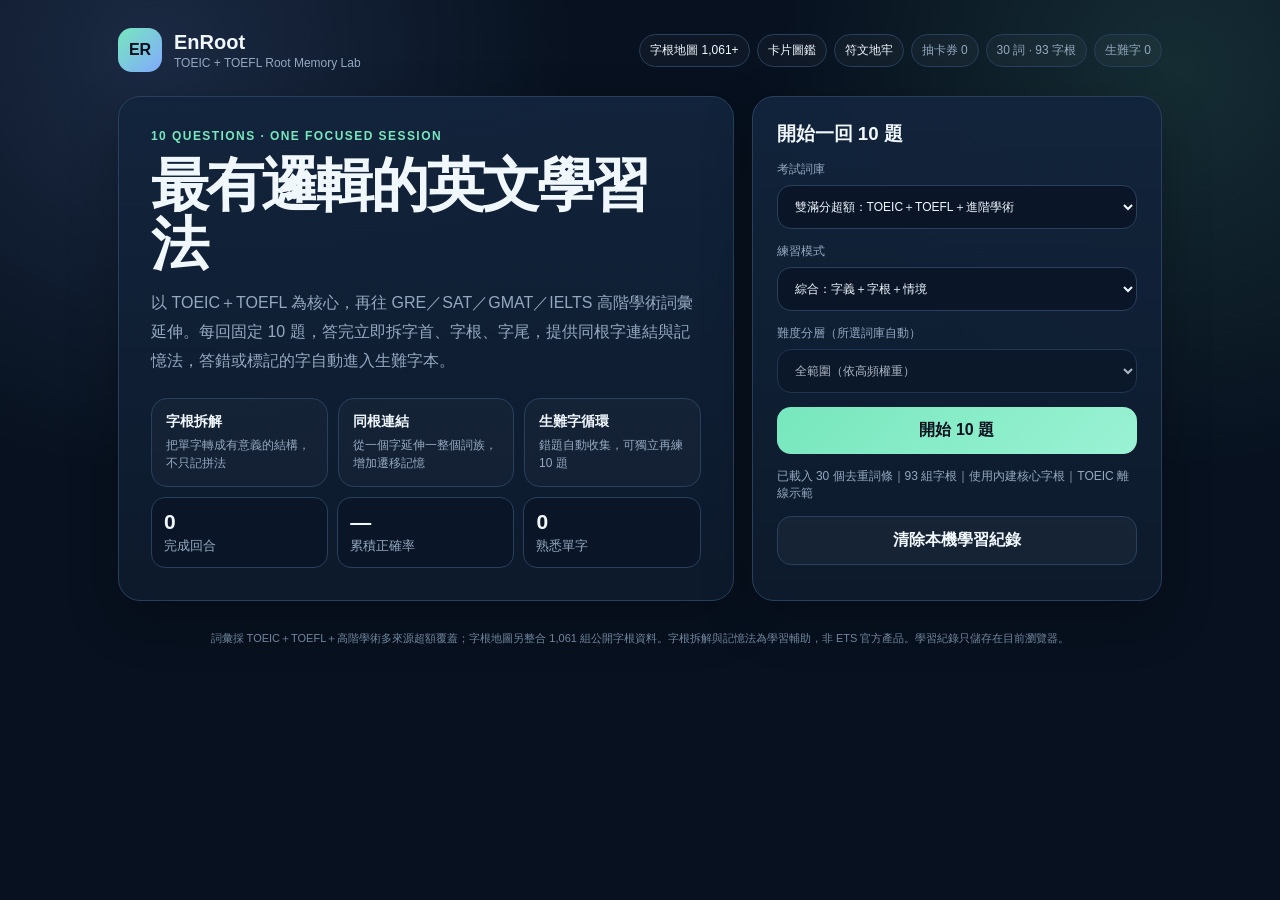
<file: index.html>
<!doctype html>
<html lang="zh-Hant">
<head>
  <meta charset="utf-8">
  <meta name="viewport" content="width=device-width,initial-scale=1,viewport-fit=cover">
  <meta name="theme-color" content="#07111f">
  <title>EnRoot｜TOEIC＋TOEFL 字根記憶練習</title>
  <link rel="stylesheet" href="styles.css">
</head>
<body>
<main class="wrap">
  <header class="top">
    <div class="brand"><div class="logo">ER</div><div><h1>EnRoot</h1><p>TOEIC + TOEFL Root Memory Lab</p></div></div>
    <div class="chips"><a class="chip navlink" href="roots.html">字根地圖 1,061+</a><a class="chip navlink" href="cards.html">卡片圖鑑</a><a class="chip navlink" href="dungeon.html">符文地牢</a><span class="chip" id="pullPill">抽卡券 0</span><span class="chip" id="bankPill">詞庫載入中</span><span class="chip" id="hardPill">生難字 0</span></div>
  </header>

  <section id="home">
    <div class="grid">
      <div class="card hero">
        <div class="eyebrow">10 QUESTIONS · ONE FOCUSED SESSION</div>
        <h2>最有邏輯的英文學習法</h2>
        <p>以 TOEIC＋TOEFL 為核心，再往 GRE／SAT／GMAT／IELTS 高階學術詞彙延伸。每回固定 10 題，答完立即拆字首、字根、字尾，提供同根字連結與記憶法，答錯或標記的字自動進入生難字本。</p>
        <div class="features">
          <div class="feature"><b>字根拆解</b><span>把單字轉成有意義的結構，不只記拼法</span></div>
          <div class="feature"><b>同根連結</b><span>從一個字延伸一整個詞族，增加遷移記憶</span></div>
          <div class="feature"><b>生難字循環</b><span>錯題自動收集，可獨立再練 10 題</span></div>
        </div>
        <div class="stats">
          <div class="stat"><b id="sessions">0</b><small>完成回合</small></div>
          <div class="stat"><b id="accuracy">—</b><small>累積正確率</small></div>
          <div class="stat"><b id="mastered">0</b><small>熟悉單字</small></div>
        </div>
      </div>

      <aside class="card controls">
        <h3>開始一回 10 題</h3>
        <label>考試詞庫
          <select id="exam">
            <option value="dual">雙滿分超額：TOEIC＋TOEFL＋進階學術</option>
            <option value="toeic">TOEIC 990+ 商務核心</option>
            <option value="toefl">TOEFL 120+ 學術核心＋進階</option>
            <option value="advanced">超額進階：GRE／SAT／GMAT／IELTS</option>
          </select>
        </label>
        <label>練習模式
          <select id="mode">
            <option value="mixed">綜合：字義＋字根＋情境</option>
            <option value="root">字根強化：優先可拆解單字</option>
            <option value="hard">生難字複習：只練錯題與收藏</option>
          </select>
        </label>
        <label id="bandLabel">TOEIC 目標區間
          <select id="band">
            <option value="all">全範圍（依高頻權重）</option>
            <option value="400-600">400–600</option>
            <option value="600-780">600–780</option>
            <option value="780-900">780–900</option>
            <option value="900+">900+</option>
          </select>
        </label>
        <button class="primary" id="start" disabled>載入中…</button>
        <div class="status" id="status">正在載入 TOEIC 核心詞庫</div>
        <button class="secondary" id="clear">清除本機學習紀錄</button>
      </aside>
    </div>
  </section>

  <section id="quiz" class="quiz hidden">
    <div class="progressRow"><span class="chip" id="qnum">1 / 10</span><div class="bar"><i id="bar"></i></div><span class="chip" id="score">0 分</span></div>
    <div class="card qcard">
      <div class="qmeta"><span class="qtype" id="qtype"></span><span class="stars" id="stars"></span></div>
      <div class="prompt" id="prompt"></div>
      <div class="sub" id="sub"></div>
      <div class="answers" id="answers"></div>
      <div class="explain hidden" id="explain"></div>
    </div>
  </section>

  <section id="result" class="card result hidden">
    <div class="eyebrow">SESSION COMPLETE</div>
    <h3>本回合完成</h3>
    <div class="bigscore" id="final">0/10</div>
    <p class="muted" id="note"></p>
    <div class="stats">
      <div class="stat"><b id="rc">0</b><small>答對</small></div>
      <div class="stat"><b id="rw">0</b><small>需複習</small></div>
      <div class="stat"><b id="rr">0</b><small>接觸字根</small></div>
    </div>
    <div class="gachaPanel">
      <div class="gachaMachine">
        <div class="pixelMachine"><span>ER</span></div>
        <div>
          <div class="eyebrow">WORD RELIC DRAW</div>
          <h4>完成 10 題，抽一張單字卡</h4>
          <p class="muted">答得越好，高稀有度機率越高。161 張卡片以單字語意生成不同像素場景，重複卡會累計收藏張數。</p>
        </div>
      </div>
      <button class="gachaButton" id="drawCard">🎴 抽一張單字卡</button>
      <div id="gachaReveal" class="gachaReveal hidden"></div>
    </div>
    <div class="actions">
      <button class="primary" id="again">再來 10 題</button>
      <button class="secondary" id="hardReview">練生難字</button>
      <button class="secondary" id="back">回首頁</button>
    </div>
    <div class="review" id="review"></div>
  </section>

  <div class="footer">詞彙採 TOEIC＋TOEFL＋高階學術多來源超額覆蓋；字根地圖另整合 1,061 組公開字根資料。字根拆解與記憶法為學習輔助，非 ETS 官方產品。學習紀錄只儲存在目前瀏覽器。</div>
</main>
<script src="root-zh.js"></script>
<script src="cards-data.js"></script>
<script src="cards-extra.js"></script>
<script src="card-art.js"></script>
<script src="card-art-extra.js"></script>
<script src="app.js"></script>
</body>
</html>
</file>
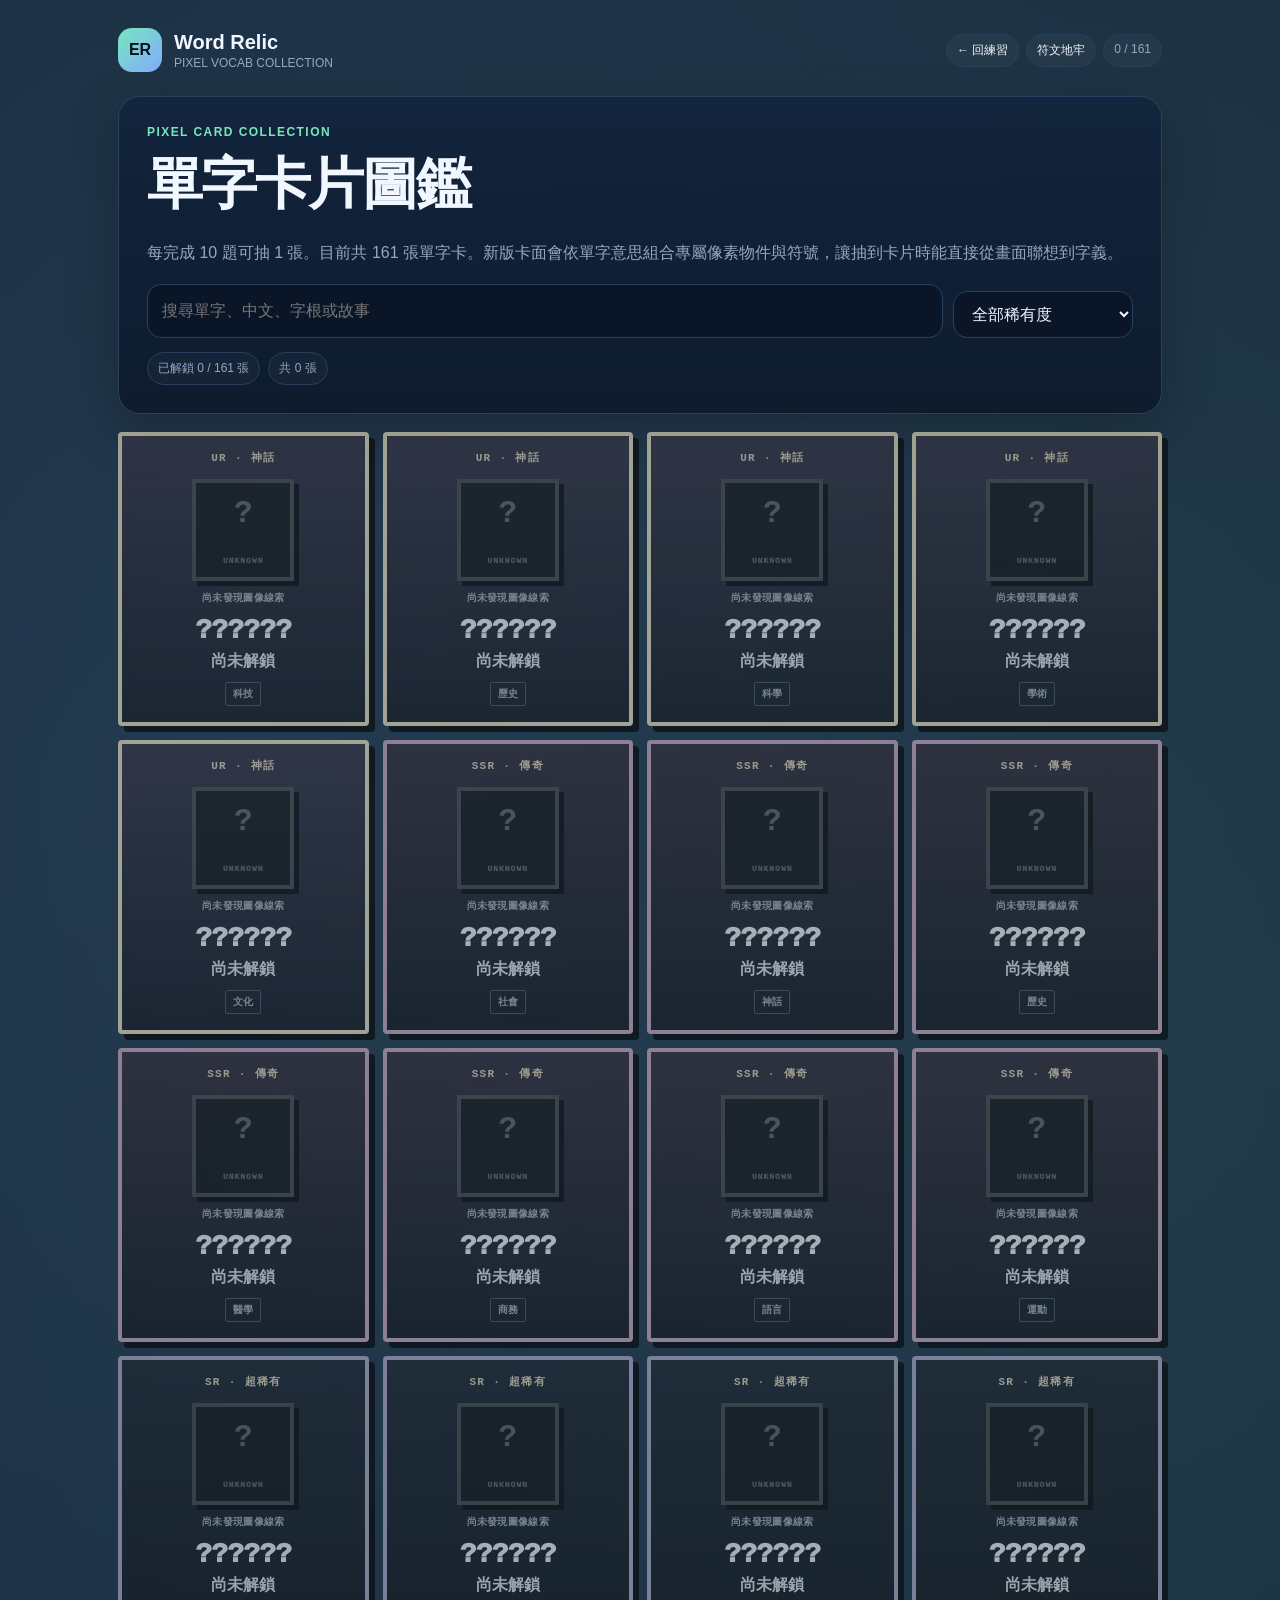
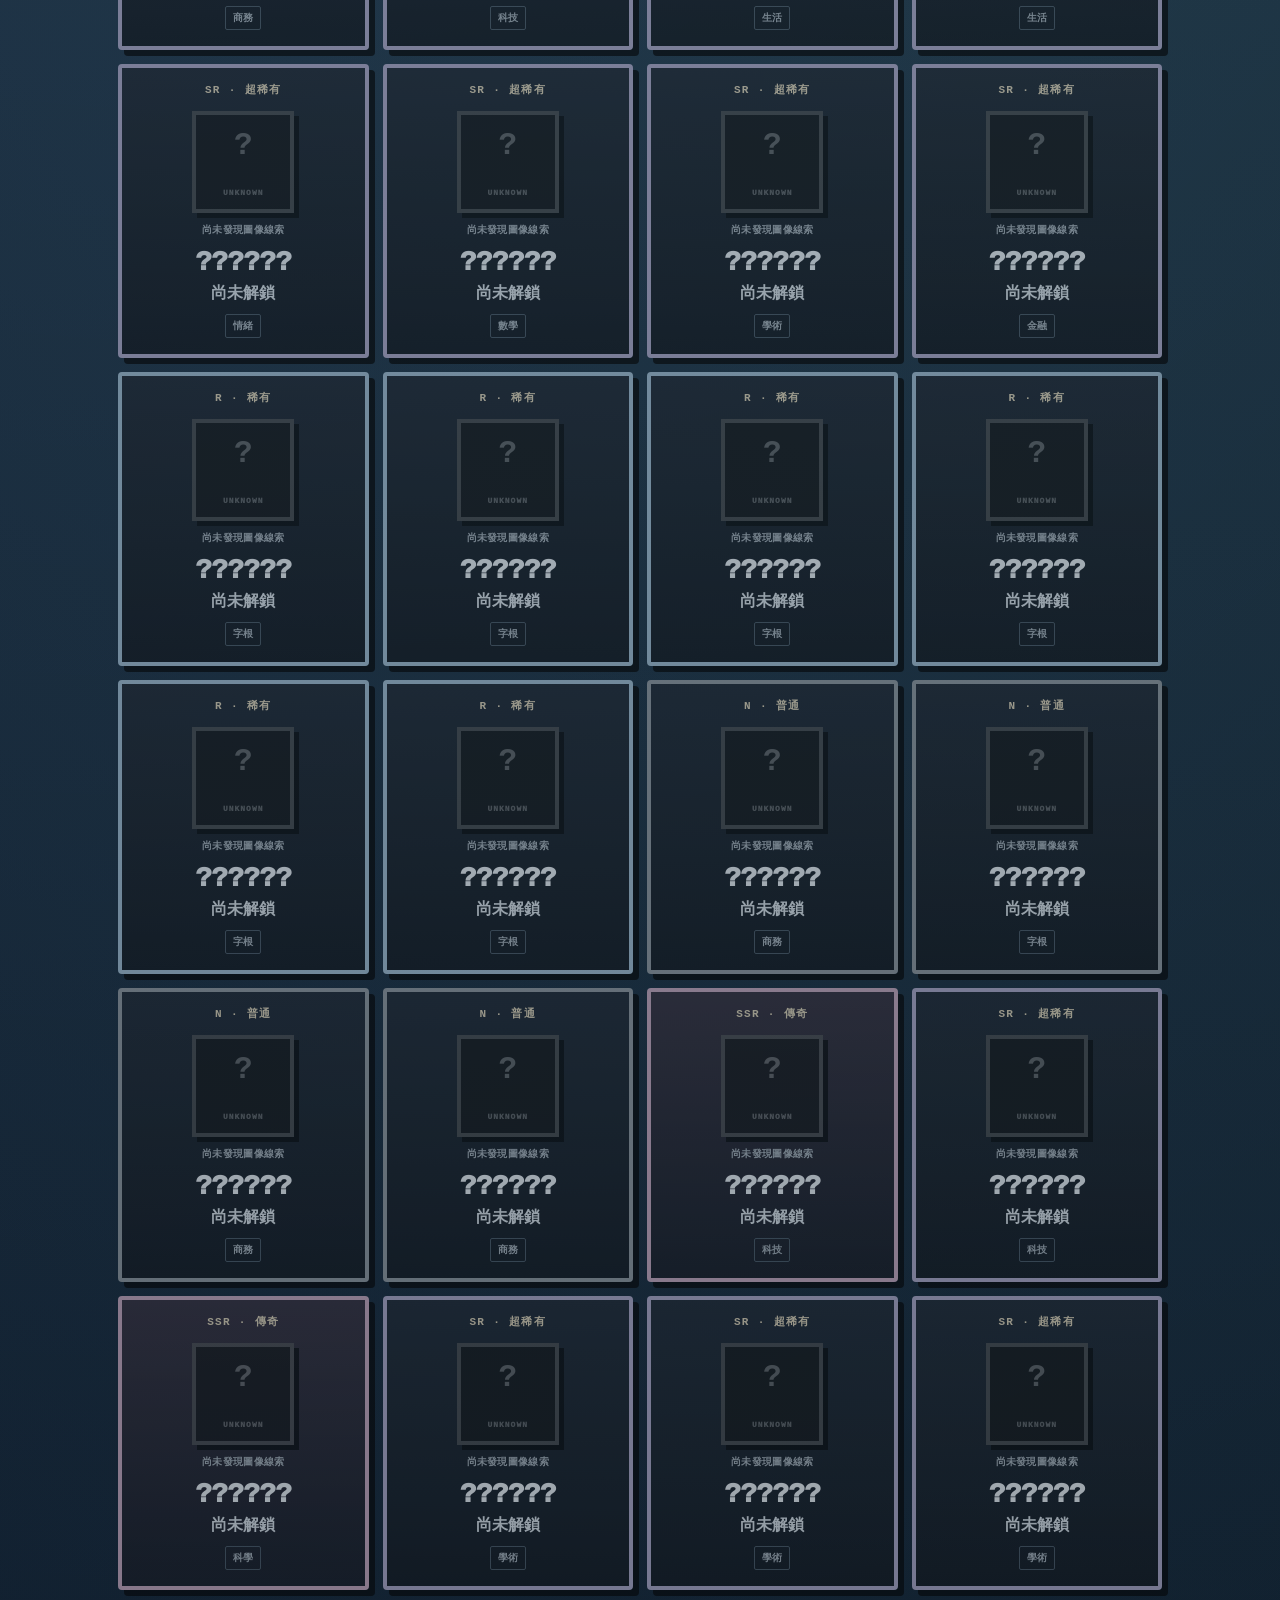
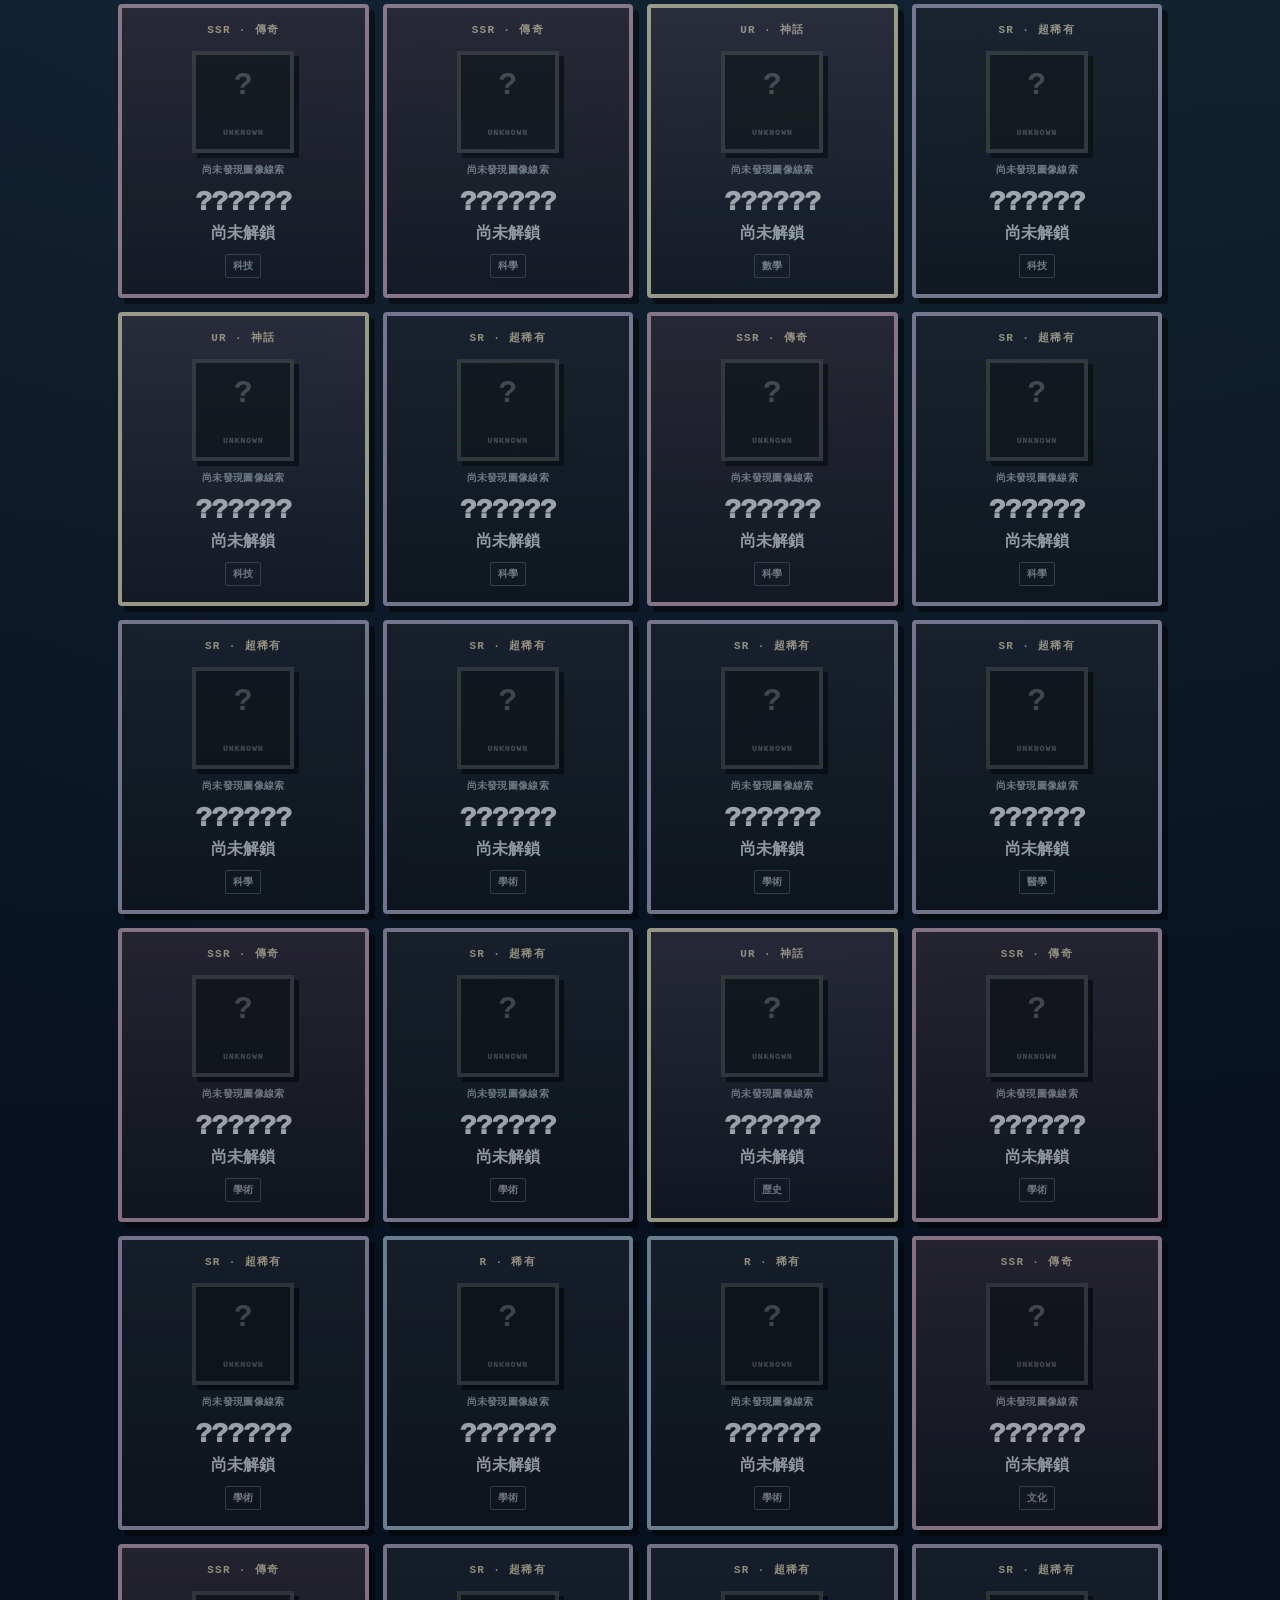
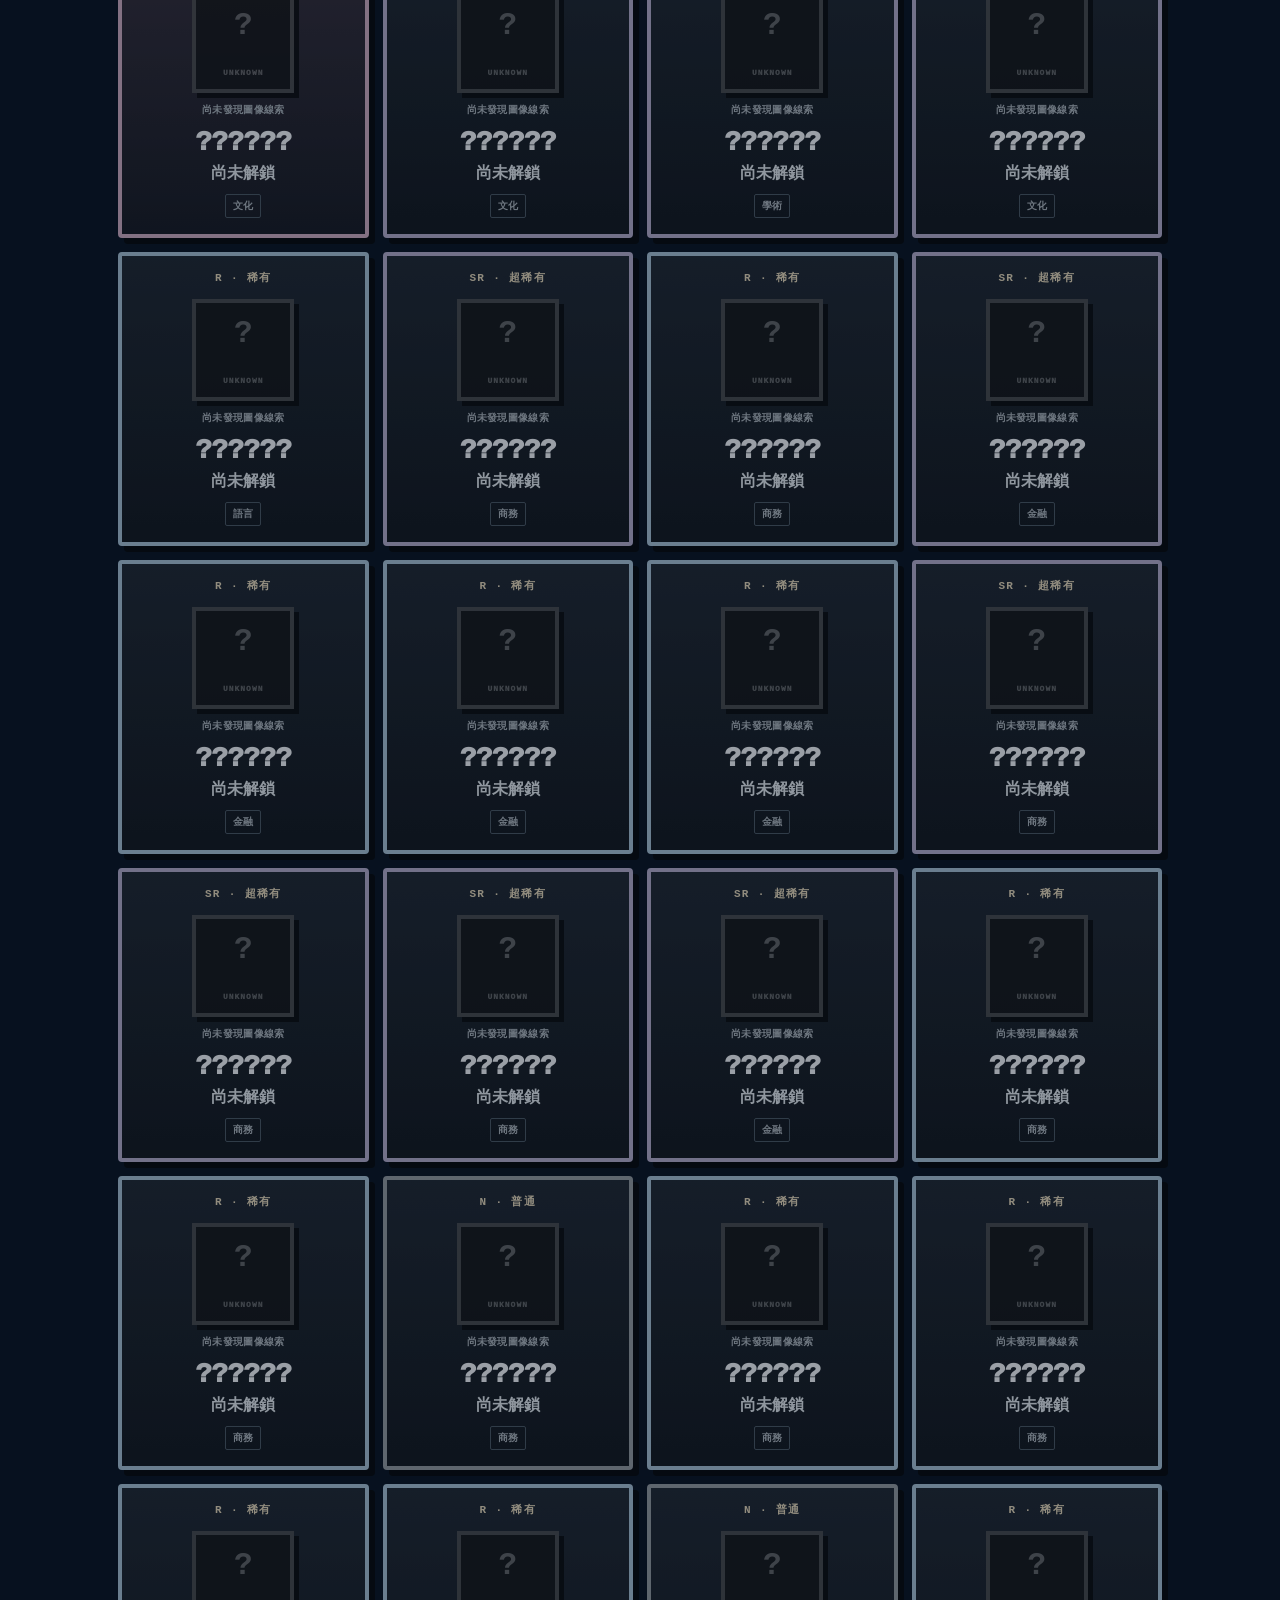
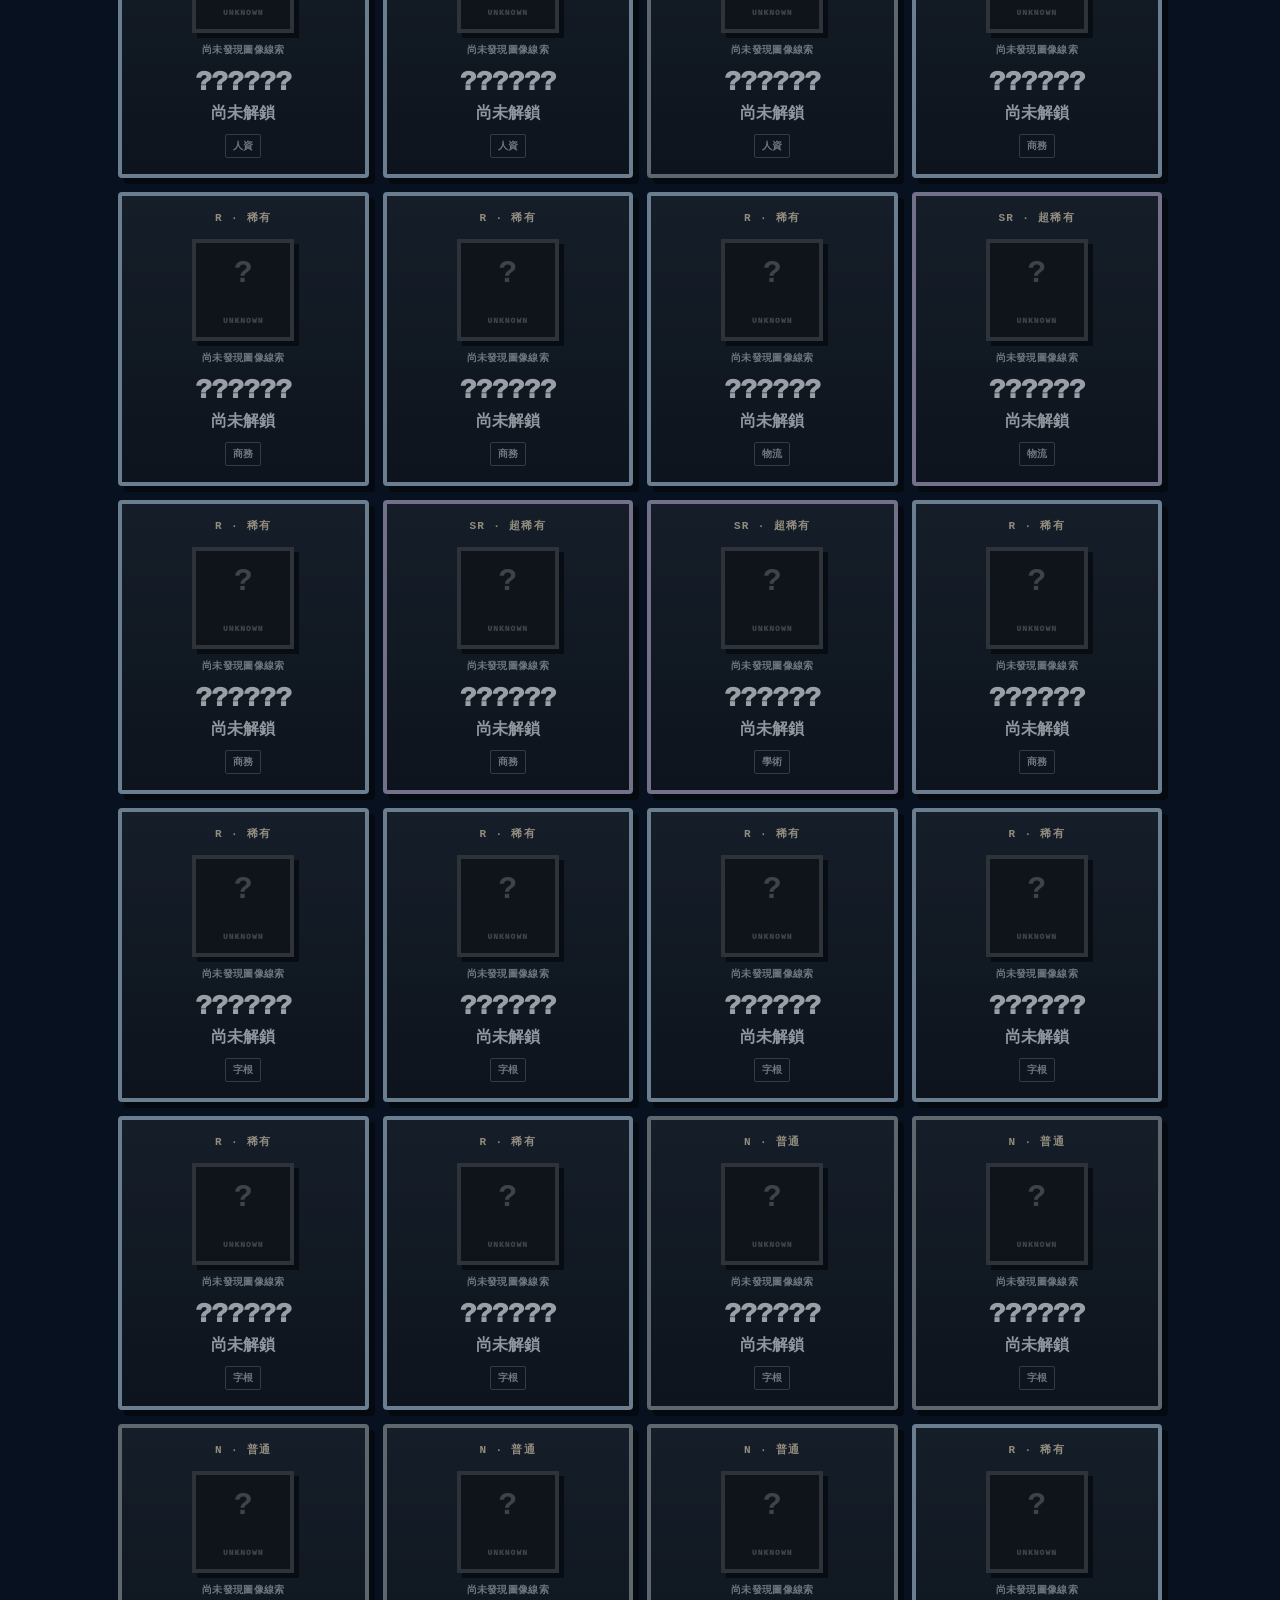
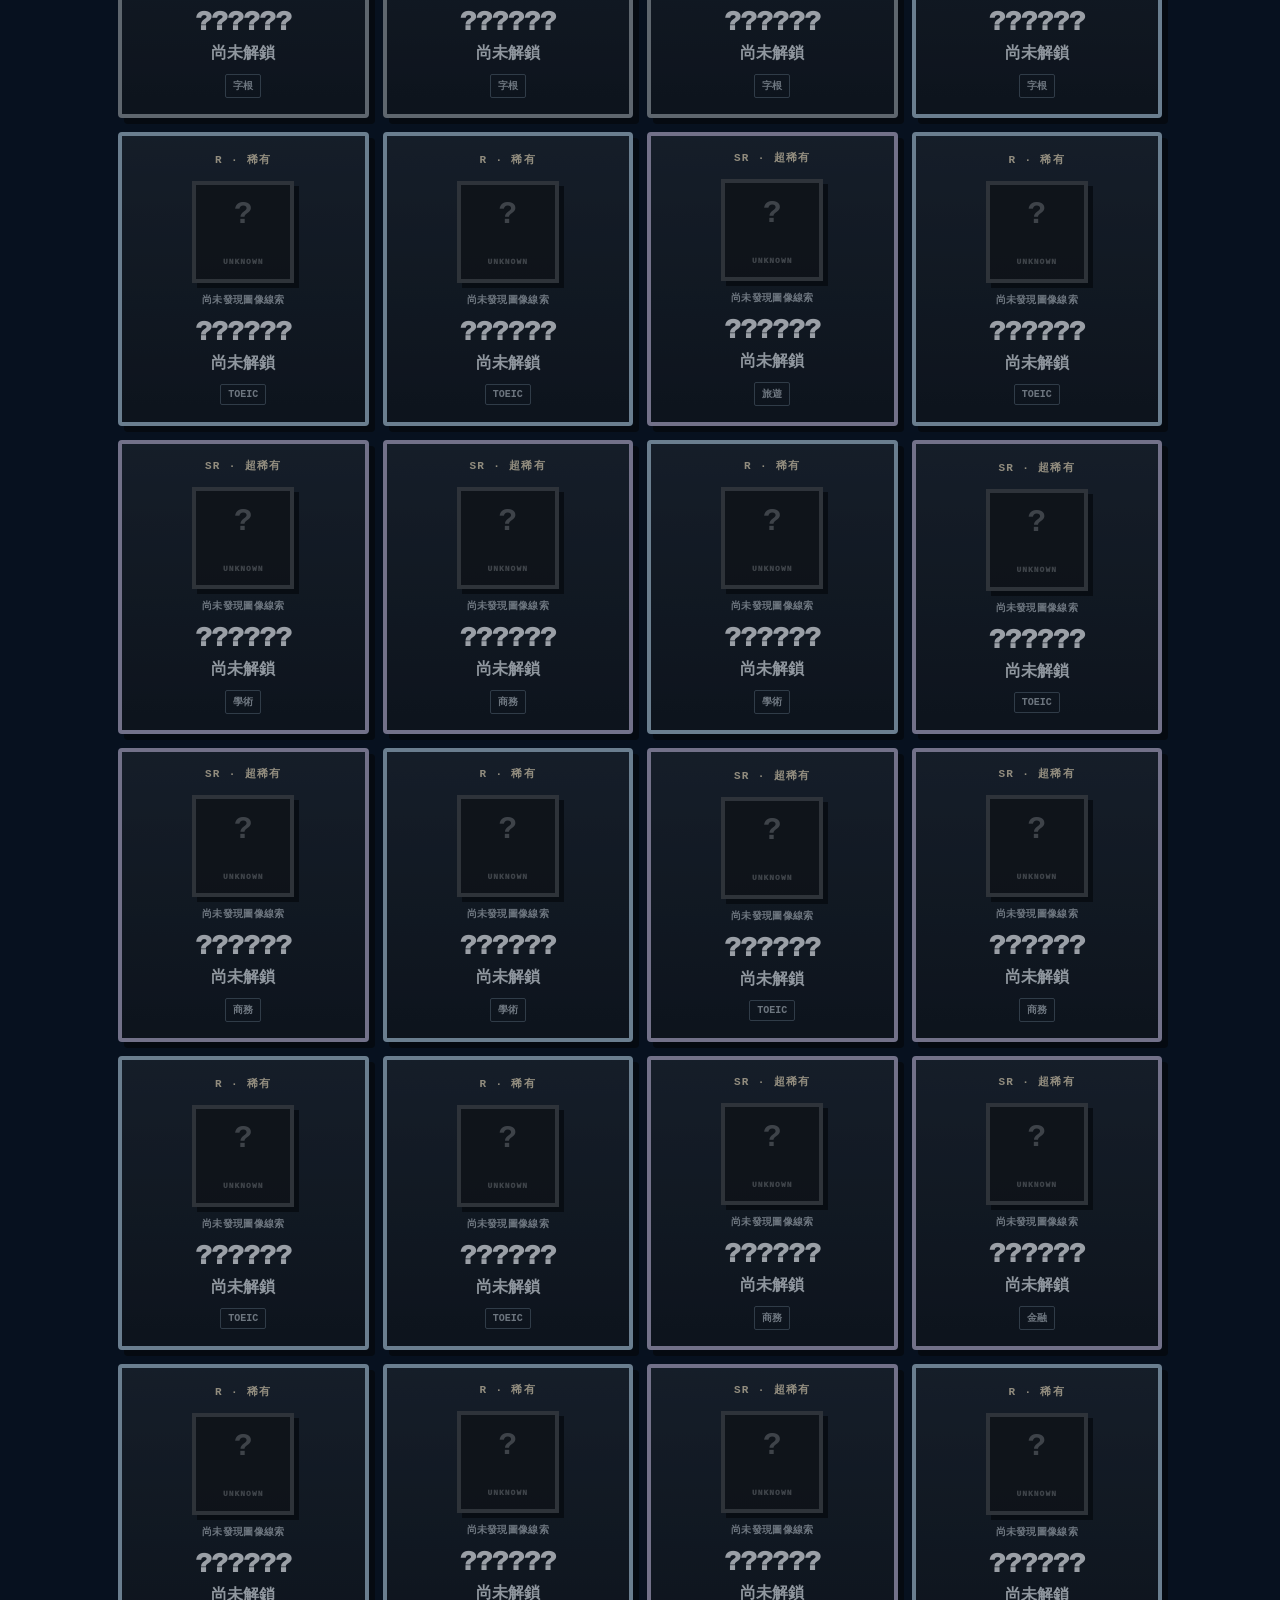
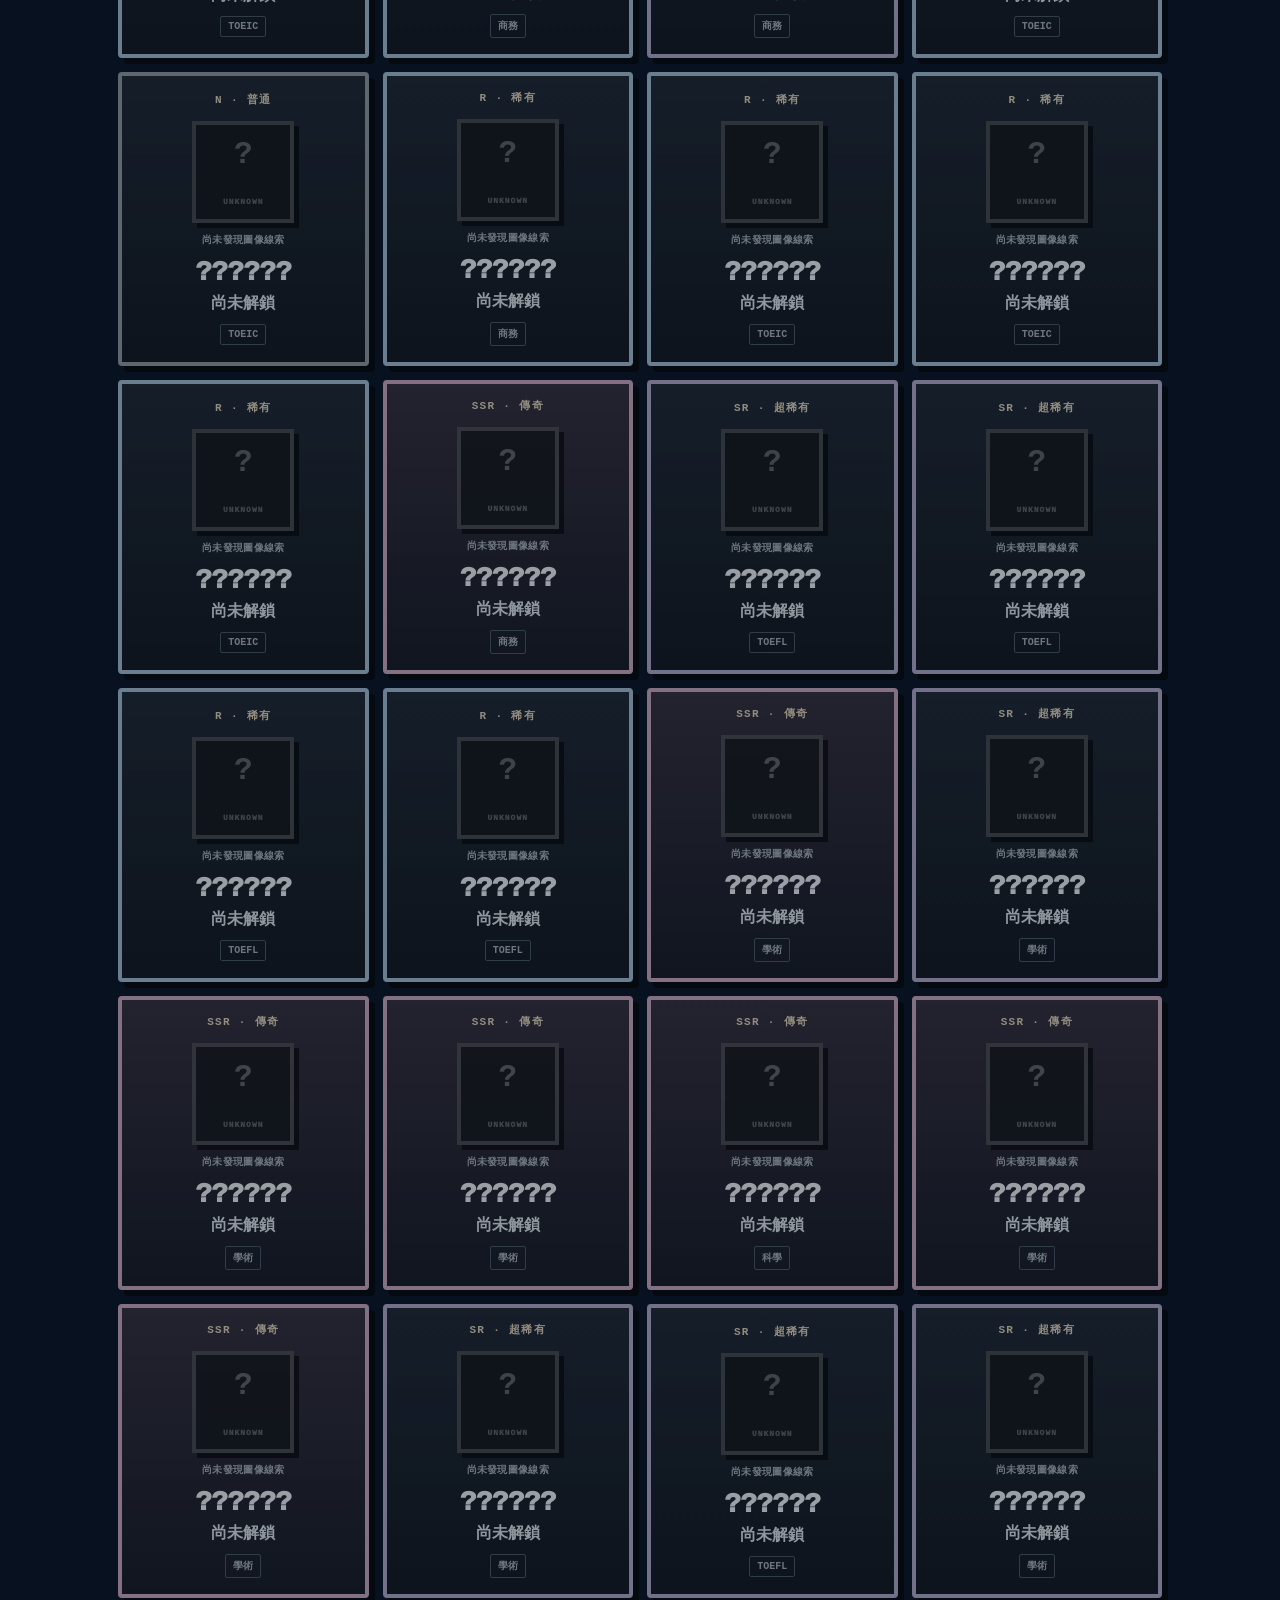
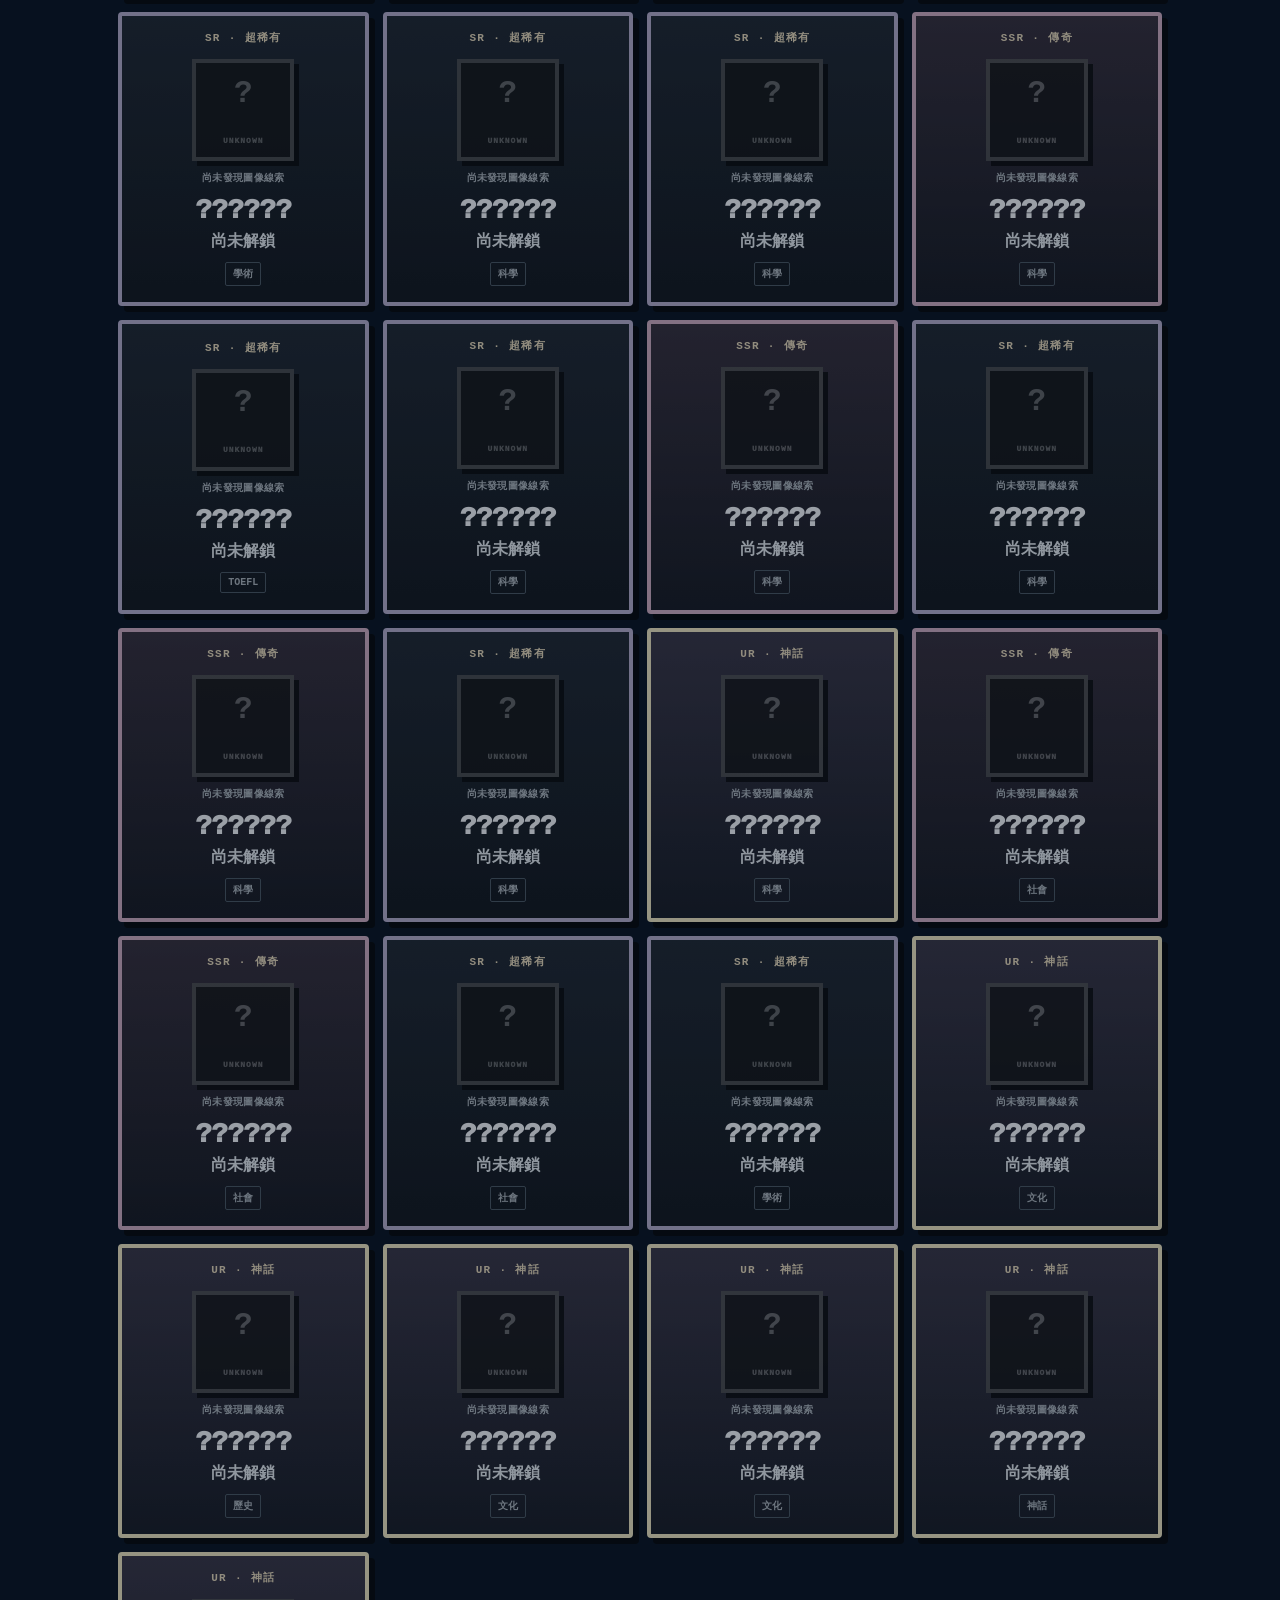
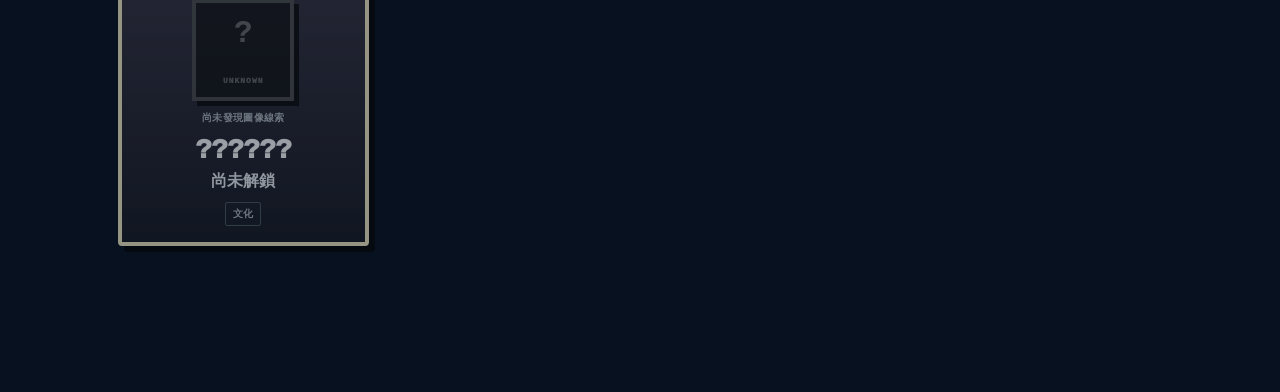
<file: cards.html>
<!doctype html>
<html lang="zh-Hant">
<head>
<meta charset="utf-8"><meta name="viewport" content="width=device-width,initial-scale=1,viewport-fit=cover">
<meta name="theme-color" content="#07111f"><title>EnRoot｜單字卡片圖鑑</title>
<link rel="stylesheet" href="styles.css">
</head>
<body>
<main class="wrap">
<header class="top">
<a class="brand navlink" href="index.html"><div class="logo">ER</div><div><h1>Word Relic</h1><p>PIXEL VOCAB COLLECTION</p></div></a>
<div class="chips"><a class="chip navlink" href="index.html">← 回練習</a><a class="chip navlink" href="dungeon.html">符文地牢</a><span class="chip" id="ownedPill">0 / 161</span></div>
</header>
<section class="card cardbookHero">
<div class="eyebrow">PIXEL CARD COLLECTION</div>
<h2>單字卡片圖鑑</h2>
<p>每完成 10 題可抽 1 張。目前共 161 張單字卡。新版卡面會依單字意思組合專屬像素物件與符號，讓抽到卡片時能直接從畫面聯想到字義。</p>
<div class="atlasTools">
<input id="cardSearch" type="search" placeholder="搜尋單字、中文、字根或故事">
<select id="rarityFilter"><option value="all">全部稀有度</option><option>UR</option><option>SSR</option><option>SR</option><option>R</option><option>N</option></select>
</div>
<div class="atlasMeta"><span class="chip" id="collectionStats">—</span><span class="chip" id="totalCopies">共 0 張</span></div>
</section>
<section id="cardGrid" class="collectionGrid"></section>
</main>
<div id="cardDetail" class="cardModal hidden"></div>
<script src="cards-data.js"></script><script src="cards-extra.js"></script><script src="card-art.js"></script><script src="card-art-extra.js"></script><script src="cards.js"></script>
</body></html>
</file>
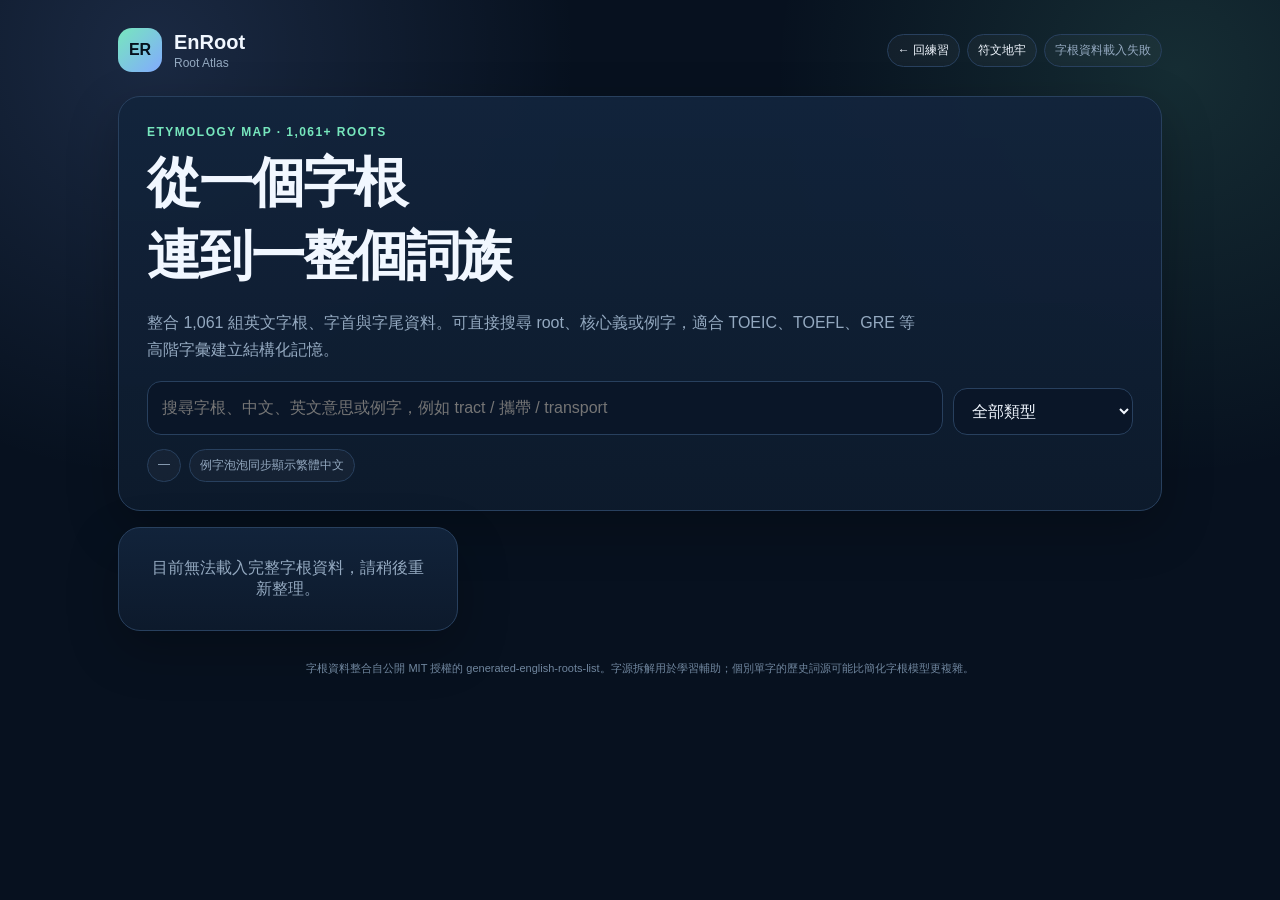
<file: roots.html>
<!doctype html>
<html lang="zh-Hant">
<head>
  <meta charset="utf-8">
  <meta name="viewport" content="width=device-width,initial-scale=1,viewport-fit=cover">
  <meta name="theme-color" content="#07111f">
  <title>EnRoot｜1,061+ 字根地圖</title>
  <link rel="stylesheet" href="styles.css">
  <style>
    .atlasHero{padding:28px;margin-bottom:16px}.atlasHero h2{font-size:clamp(32px,6vw,54px);margin:8px 0 10px;letter-spacing:-.04em}.atlasHero p{color:var(--muted);line-height:1.7;max-width:780px}
    .atlasTools{display:grid;grid-template-columns:1fr 180px;gap:10px;margin-top:18px}.atlasTools input,.atlasTools select{width:100%;padding:13px 14px;border:1px solid var(--line);border-radius:14px;background:#0a1628;color:var(--text);font:inherit}
    .atlasMeta{display:flex;gap:8px;flex-wrap:wrap;margin-top:14px}.atlasGrid{display:grid;grid-template-columns:repeat(3,1fr);gap:12px}
    .rootCard{padding:16px}.rootKey{font-size:25px;font-weight:900;color:var(--mint)}.rootType{font-size:11px;color:var(--blue);font-weight:800;letter-spacing:.08em}.rootMeaning{margin:8px 0 10px;line-height:1.6;color:#d8e6f4}.rootExamples{display:flex;gap:6px;flex-wrap:wrap}.rootExamples span{border:1px solid var(--line);border-radius:10px;padding:7px 9px;color:var(--muted);font-size:11px}.rootExample{display:flex;flex-direction:column;gap:2px;min-width:92px}.rootExample b{color:#d2e0ff;font-size:12px}.rootExample small{color:var(--muted);line-height:1.35}.rootExample.hint b{color:var(--muted)}.atlasEmpty{padding:30px;text-align:center;color:var(--muted)}
    @media(max-width:820px){.atlasGrid{grid-template-columns:repeat(2,1fr)}}@media(max-width:560px){.atlasTools{grid-template-columns:1fr}.atlasGrid{grid-template-columns:1fr}}
  </style>
</head>
<body>
<main class="wrap">
  <header class="top">
    <a class="brand navlink" href="index.html"><div class="logo">ER</div><div><h1>EnRoot</h1><p>Root Atlas</p></div></a>
    <div class="chips"><a class="chip navlink" href="index.html">← 回練習</a><a class="chip navlink" href="dungeon.html">符文地牢</a><span class="chip" id="atlasCount">載入中</span></div>
  </header>

  <section class="card atlasHero">
    <div class="eyebrow">ETYMOLOGY MAP · 1,061+ ROOTS</div>
    <h2>從一個字根<br>連到一整個詞族</h2>
    <p>整合 1,061 組英文字根、字首與字尾資料。可直接搜尋 root、核心義或例字，適合 TOEIC、TOEFL、GRE 等高階字彙建立結構化記憶。</p>
    <div class="atlasTools">
      <input id="rootSearch" type="search" placeholder="搜尋字根、中文、英文意思或例字，例如 tract / 攜帶 / transport" autocomplete="off">
      <select id="rootType">
        <option value="all">全部類型</option>
        <option value="prefix">PREFIX 字首</option>
        <option value="root">ROOT 字根</option>
        <option value="suffix">SUFFIX 字尾</option>
      </select>
    </div>
    <div class="atlasMeta">
      <span class="chip" id="shownCount">—</span>
      <span class="chip">例字泡泡同步顯示繁體中文</span>
    </div>
  </section>

  <section id="atlasGrid" class="atlasGrid"></section>
  <div class="footer">字根資料整合自公開 MIT 授權的 generated-english-roots-list。字源拆解用於學習輔助；個別單字的歷史詞源可能比簡化字根模型更複雜。</div>
</main>
<script src="root-zh.js"></script>
<script src="root-example-zh.js"></script>
<script src="roots.js"></script>
</body>
</html>
</file>
<file: styles.css>
:root{--bg:#07111f;--panel:#0d1a2c;--line:#28405e;--text:#f1f7ff;--muted:#94a9c0;--mint:#77e7bd;--blue:#82aaff;--warn:#ffd67e;--bad:#ff8490;--ok:#71e4a8}
*{box-sizing:border-box}body{margin:0;min-height:100vh;color:var(--text);font-family:-apple-system,BlinkMacSystemFont,"Segoe UI","Noto Sans TC",sans-serif;background:radial-gradient(circle at 12% 6%,rgba(130,170,255,.16),transparent 30%),radial-gradient(circle at 92% 8%,rgba(119,231,189,.13),transparent 28%),var(--bg)}
button,select{font:inherit}button{cursor:pointer}.wrap{max-width:1080px;margin:auto;padding:28px 18px 64px}.top{display:flex;justify-content:space-between;gap:12px;align-items:center;margin-bottom:24px}.brand{display:flex;gap:12px;align-items:center}.logo{width:44px;height:44px;border-radius:14px;display:grid;place-items:center;font-weight:900;color:#06111d;background:linear-gradient(135deg,var(--mint),var(--blue))}.brand h1{margin:0;font-size:20px}.brand p{margin:2px 0 0;color:var(--muted);font-size:12px}.chips{display:flex;gap:7px;flex-wrap:wrap;justify-content:flex-end}.chip{border:1px solid var(--line);border-radius:999px;padding:7px 10px;color:var(--muted);font-size:12px;background:rgba(255,255,255,.03)}
.grid{display:grid;grid-template-columns:1.2fr .8fr;gap:18px}.card{border:1px solid var(--line);border-radius:22px;background:linear-gradient(180deg,rgba(18,36,60,.95),rgba(13,26,44,.97));box-shadow:0 18px 50px rgba(0,0,0,.25)}.hero{padding:32px}.eyebrow{color:var(--mint);font-size:12px;font-weight:900;letter-spacing:.12em}.hero h2{font-size:clamp(34px,6vw,58px);line-height:1.02;letter-spacing:-.05em;margin:12px 0 16px}.hero>p,.muted{color:var(--muted);line-height:1.8}.features{display:grid;grid-template-columns:repeat(3,1fr);gap:10px;margin-top:22px}.feature{padding:14px;border:1px solid var(--line);border-radius:16px;background:rgba(255,255,255,.025)}.feature b{display:block;font-size:14px}.feature span{display:block;margin-top:5px;color:var(--muted);font-size:12px;line-height:1.5}.controls{padding:24px;display:flex;flex-direction:column;gap:14px}.controls h3{margin:0}.controls label{color:var(--muted);font-size:12px}select{width:100%;margin-top:7px;padding:13px;border-radius:14px;border:1px solid var(--line);background:#0a1628;color:var(--text)}.primary,.secondary{border-radius:14px;padding:13px 16px;font-weight:800}.primary{border:0;color:#06111d;background:linear-gradient(135deg,var(--mint),#9af2d4)}.secondary{border:1px solid var(--line);color:var(--text);background:rgba(255,255,255,.035)}.status{color:var(--muted);font-size:12px;min-height:18px}.stats{display:grid;grid-template-columns:repeat(3,1fr);gap:9px;margin-top:10px}.stat{padding:12px;border:1px solid var(--line);border-radius:14px;background:#0a1628}.stat b{font-size:21px}.stat small{display:block;color:var(--muted);margin-top:3px}
.hidden{display:none!important}.quiz,.result{max-width:850px;margin:auto}.progressRow{display:flex;align-items:center;gap:10px;margin-bottom:13px}.bar{height:8px;background:#12233a;border-radius:99px;overflow:hidden;flex:1}.bar i{display:block;height:100%;background:linear-gradient(90deg,var(--mint),var(--blue));width:0;transition:.25s}.qcard{padding:26px}.qmeta{display:flex;justify-content:space-between;gap:10px;margin-bottom:18px}.qtype{color:var(--mint);font-size:12px;font-weight:900;letter-spacing:.09em}.stars{color:var(--warn);font-size:12px}.prompt{font-size:clamp(26px,5vw,40px);line-height:1.2;font-weight:900}.sub{color:var(--muted);line-height:1.7;margin:9px 0 18px}.answers{display:grid;gap:10px}.answer{width:100%;text-align:left;padding:15px 16px;border-radius:15px;border:1px solid var(--line);background:#091628;color:var(--text)}.answer:hover:not(:disabled){border-color:#5277a1;transform:translateY(-1px)}.answer.good{border-color:var(--ok);background:rgba(113,228,168,.12)}.answer.bad{border-color:var(--bad);background:rgba(255,132,144,.12)}
.explain{margin-top:18px;padding:18px;border:1px solid var(--line);border-radius:16px;background:rgba(5,14,25,.62)}.wordline{display:flex;gap:8px;align-items:center;flex-wrap:wrap}.wordline strong{font-size:27px}.tag{padding:5px 8px;border:1px solid var(--line);border-radius:99px;color:var(--muted);font-size:11px}.rootchips,.family{display:flex;gap:7px;flex-wrap:wrap;margin-top:10px}.rootchip{padding:8px 9px;border-radius:11px;border:1px solid rgba(119,231,189,.25);background:rgba(119,231,189,.07);font-size:12px}.formula{font-size:17px;font-weight:800;line-height:1.7;color:#ddf8ee;margin:12px 0}.memory{border-left:3px solid var(--warn);padding-left:12px;color:#f6e6b8;line-height:1.7}.example{color:#cbd9e8;line-height:1.7;font-size:14px;margin-top:12px}.family span{padding:7px 9px;border-radius:10px;border:1px solid rgba(130,170,255,.22);background:rgba(130,170,255,.08);color:#d2e0ff;font-size:12px}.actions{display:flex;gap:9px;flex-wrap:wrap;margin-top:16px}.actions button{flex:1;min-width:140px}.hard.on{border-color:var(--warn);color:var(--warn)}
.result{padding:28px}.result h3{font-size:28px;margin:8px 0 0}.bigscore{font-size:64px;font-weight:900;letter-spacing:-.06em;margin:4px 0}.review{display:grid;gap:10px;margin-top:16px}.reviewItem{padding:14px;border:1px solid var(--line);border-radius:14px;background:#091628}.reviewItem p{margin:6px 0 0;color:var(--muted);font-size:13px;line-height:1.6}.footer{margin-top:28px;color:#70869e;text-align:center;font-size:11px;line-height:1.7}
@media(max-width:760px){.grid{grid-template-columns:1fr}.features{grid-template-columns:1fr}.hero{padding:24px}.controls{padding:21px}.top{align-items:flex-start}}
.navlink{text-decoration:none;color:inherit}

/* Word Relic pixel-card system */
.gachaPanel{margin:22px 0 8px;padding:18px;border:2px solid #365a7a;border-radius:18px;background:linear-gradient(180deg,#10213a,#091525);box-shadow:6px 6px 0 #050b14}
.gachaMachine{display:flex;align-items:center;gap:16px}.gachaMachine h4{margin:3px 0 4px;font-size:20px}.gachaMachine p{margin:0}
.pixelMachine{width:72px;height:72px;flex:0 0 72px;border:4px solid #e9f5ff;background:#82aaff;box-shadow:inset 0 0 0 5px #24415f,5px 5px 0 #020812;display:grid;place-items:center;image-rendering:pixelated;border-radius:4px}
.pixelMachine:before,.pixelMachine:after{content:"";position:absolute}.pixelMachine span{font-family:ui-monospace,SFMono-Regular,Menlo,monospace;font-weight:1000;color:#07111f;font-size:20px}
.gachaButton{width:100%;margin-top:15px;border:3px solid #081321;border-radius:4px;padding:15px;font:900 15px ui-monospace,SFMono-Regular,Menlo,monospace;color:#07111f;background:#ffd67e;box-shadow:0 5px 0 #9b672b;letter-spacing:.03em}
.gachaButton:active:not(:disabled){transform:translateY(4px);box-shadow:0 1px 0 #9b672b}.gachaButton:disabled{opacity:.55;cursor:default;box-shadow:none}
.gachaReveal{margin-top:18px}.gachaReveal.pop{animation:cardPop .55s cubic-bezier(.2,.9,.25,1.25)}@keyframes cardPop{0%{opacity:0;transform:scale(.72) rotate(-3deg)}70%{transform:scale(1.035) rotate(1deg)}100%{opacity:1;transform:scale(1)}}
.revealBurst{max-width:440px;margin:auto;padding:20px;border:4px solid #d9e9f7;border-radius:5px;background:#0c1a2d;box-shadow:8px 8px 0 #030811;text-align:center}.revealBurst.UR{border-color:#ffeb8a}.revealBurst.SSR{border-color:#ff9de1}.revealBurst.SR{border-color:#bda4ff}.revealBurst.R{border-color:#84c9ff}.revealBurst.N{border-color:#b9c7d4}
.rarity{font:900 11px ui-monospace,SFMono-Regular,Menlo,monospace;letter-spacing:.12em;color:#ffd67e;text-transform:uppercase}
.pixelSprite{position:relative;width:92px;height:92px;margin:14px auto;background:#82aaff;border:4px solid #081321;box-shadow:inset 0 0 0 5px #dff0ff,5px 5px 0 #030811;border-radius:3px;display:grid;place-items:center;image-rendering:pixelated}
.pixelSprite:before,.pixelSprite:after{content:"";position:absolute;width:12px;height:12px;top:29px;background:#081321;box-shadow:0 20px 0 -3px #081321}.pixelSprite:before{left:22px}.pixelSprite:after{right:22px}
.pixelSprite i{position:absolute;width:36px;height:8px;bottom:20px;left:24px;background:#07111f;clip-path:polygon(0 0,100% 0,100% 45%,75% 45%,75% 100%,25% 100%,25% 45%,0 45%)}
.pixelSprite b{position:absolute;bottom:5px;right:7px;font:1000 12px ui-monospace,SFMono-Regular,Menlo,monospace;color:#07111f}
.pixelSprite.big{width:116px;height:116px}.pixelSprite.big:before,.pixelSprite.big:after{top:38px}.pixelSprite.big:before{left:28px}.pixelSprite.big:after{right:28px}.pixelSprite.big i{left:34px;bottom:26px;width:40px}
.relicWord{font:1000 28px ui-monospace,SFMono-Regular,Menlo,monospace;letter-spacing:-.03em}.relicZh{margin-top:5px;color:#dbe9f5;font-weight:800}.originMini{margin:9px 0;color:#94a9c0;font-size:12px}
.storyBlock{margin-top:14px;padding:14px;text-align:left;border:2px dashed #365a7a;background:#081422}.storyBlock b{color:#77e7bd;font-size:12px}.storyBlock p{margin:4px 0 12px;color:#d5e3ef;line-height:1.65;font-size:13px}.storyBlock p:last-child{margin-bottom:0}

/* collection */
.cardbookHero{padding:28px;margin-bottom:18px}.cardbookHero h2{font-size:clamp(34px,6vw,56px);margin:8px 0 10px;letter-spacing:-.04em}.cardbookHero p{color:var(--muted);line-height:1.7}
.atlasTools{display:grid;grid-template-columns:1fr 180px;gap:10px;margin-top:18px}.atlasTools input,.atlasTools select{width:100%;padding:13px 14px;border:1px solid var(--line);border-radius:14px;background:#0a1628;color:var(--text);font:inherit}.atlasMeta{display:flex;gap:8px;flex-wrap:wrap;margin-top:14px}
.collectionGrid{display:grid;grid-template-columns:repeat(4,1fr);gap:14px}.relicCard{position:relative;min-height:275px;padding:14px 12px 16px;border:4px solid #7c8b9a;border-radius:4px;background:linear-gradient(180deg,#132843,#0a1728);box-shadow:6px 6px 0 #02070d;color:var(--text);text-align:center;overflow:hidden}.relicCard:hover{transform:translateY(-3px)}.relicCard.locked{filter:saturate(.35);opacity:.62}.relicCard .pixelSprite{width:76px;height:76px}.relicCard .pixelSprite:before,.relicCard .pixelSprite:after{top:23px}.relicCard .pixelSprite:before{left:17px}.relicCard .pixelSprite:after{right:17px}.relicCard .pixelSprite i{left:17px;bottom:16px}
.relicCard.UR{border-color:#ffe77d;background:linear-gradient(180deg,#3c315c,#111b35)}.relicCard.SSR{border-color:#ff9bd9;background:linear-gradient(180deg,#40294b,#11192f)}.relicCard.SR{border-color:#bca4ff}.relicCard.R{border-color:#7ec9ff}.relicCard.N{border-color:#8c9baa}
.cardTag,.copies{display:inline-block;margin-top:10px;padding:4px 7px;border:1px solid #365a7a;border-radius:2px;font:800 10px ui-monospace,SFMono-Regular,Menlo,monospace;color:#9fb6c9}.copies{position:absolute;right:8px;bottom:8px;color:#ffd67e}
.cardModal{position:fixed;inset:0;z-index:50;display:grid;place-items:center;padding:18px}.modalShade{position:absolute;inset:0;background:rgba(2,7,14,.82);backdrop-filter:blur(5px)}.detailPanel{position:relative;z-index:1;width:min(620px,100%);max-height:90vh;overflow:auto;padding:24px;border-width:4px;border-style:solid;border-radius:5px}.detailPanel.UR{border-color:#ffe77d}.detailPanel.SSR{border-color:#ff9bd9}.detailPanel.SR{border-color:#bca4ff}.detailPanel.R{border-color:#7ec9ff}.detailPanel.N{border-color:#8c9baa}.modalClose{position:absolute;right:10px;top:8px;border:0;background:transparent;color:#fff;font-size:28px}.detailTop{display:flex;gap:20px;align-items:center}.detailTop .pixelSprite{margin:18px 0}.detailTop h2{margin:0;font:1000 34px ui-monospace,SFMono-Regular,Menlo,monospace}.detailZh{margin:5px 0 9px;color:#dce9f5;font-weight:800}
@media(max-width:900px){.collectionGrid{grid-template-columns:repeat(3,1fr)}}@media(max-width:680px){.collectionGrid{grid-template-columns:repeat(2,1fr)}.atlasTools{grid-template-columns:1fr}.detailTop{align-items:flex-start}}@media(max-width:420px){.collectionGrid{grid-template-columns:1fr 1fr;gap:9px}.relicCard{min-height:245px;padding:10px 7px}.relicWord{font-size:20px}.gachaMachine{align-items:flex-start}.pixelMachine{width:58px;height:58px;flex-basis:58px}}


/* Semantic pixel art */
.pixelArtWrap{display:grid;place-items:center;margin:11px auto 7px;min-height:108px}
.semanticPixel{width:108px;height:108px;display:block;image-rendering:pixelated;filter:drop-shadow(5px 5px 0 rgba(1,6,12,.72))}
.semanticPixel.large{width:150px;height:150px}
.relicCard .semanticPixel{width:102px;height:102px}
.detailArt{margin:8px 0;min-width:160px}
.revealArt .semanticPixel{width:164px;height:164px;animation:pixelHover 2.2s ease-in-out infinite}
@keyframes pixelHover{50%{transform:translateY(-5px)}}
.visualCue{margin:2px auto 10px;color:#9fb6c9;font:800 10px ui-monospace,SFMono-Regular,Menlo,monospace;letter-spacing:.03em}
.visualCue.strong{color:#ffd67e;font-size:11px}
.lockedPixel{width:102px;height:102px;display:grid;place-items:center;margin:auto;border:4px solid #44566a;background:#0a1420;box-shadow:5px 5px 0 #02070d;color:#65788c;font:1000 31px ui-monospace,SFMono-Regular,Menlo,monospace}
.lockedPixel span{display:block;font-size:8px;letter-spacing:.12em}
.silhouette{filter:grayscale(1);opacity:.78}

/* Gacha ritual */
.ritualStage{position:relative;min-height:330px;display:grid;place-items:center;overflow:hidden;border:3px solid #365a7a;background:radial-gradient(circle,#18314e 0,#091525 56%,#050b14 100%);box-shadow:inset 0 0 35px rgba(130,170,255,.12)}
.ritualPortal{position:absolute;width:210px;height:210px;border:8px dotted #82aaff;border-radius:50%;animation:ritualSpin 5s linear infinite,ritualPulse 1.2s ease-in-out infinite}
.ritualPortal:before,.ritualPortal:after{content:"";position:absolute;inset:21px;border:4px dashed #77e7bd;border-radius:50%}.ritualPortal:after{inset:48px;border-color:#ffd67e}
.ritualRunes{position:absolute;inset:0;animation:ritualSpin 12s linear infinite}
.ritualRunes i{position:absolute;font:900 9px ui-monospace,SFMono-Regular,Menlo,monospace;color:#9fb6c9;letter-spacing:.18em}
.ritualRunes i:nth-child(1){left:50%;top:12px}.ritualRunes i:nth-child(2){right:12px;top:48%}.ritualRunes i:nth-child(3){left:45%;bottom:12px}.ritualRunes i:nth-child(4){left:12px;top:48%}
.ritualCardBack{z-index:2;width:104px;height:142px;display:grid;place-items:center;border:5px solid #f1f7ff;background:repeating-linear-gradient(45deg,#10213a 0 8px,#16304e 8px 16px);box-shadow:9px 9px 0 #02070d;animation:ritualCard 1.1s ease-in-out infinite}
.ritualCardBack span{font:1000 25px ui-monospace,SFMono-Regular,Menlo,monospace;color:#ffd67e}
.ritualText{position:absolute;bottom:18px;color:#dce9f5;font-size:12px;font-weight:800}
.ritualStage.rare-ur{box-shadow:inset 0 0 70px rgba(255,231,125,.5)}.ritualStage.rare-ur .ritualPortal{border-color:#ffe77d}
.ritualStage.rare-ssr{box-shadow:inset 0 0 65px rgba(255,155,217,.42)}.ritualStage.rare-ssr .ritualPortal{border-color:#ff9bd9}
.ritualStage.rare-sr{box-shadow:inset 0 0 60px rgba(188,164,255,.35)}.ritualStage.rare-sr .ritualPortal{border-color:#bca4ff}
.ritualStage.rare-r .ritualPortal{border-color:#7ec9ff}
@keyframes ritualSpin{to{transform:rotate(360deg)}}@keyframes ritualPulse{50%{transform:scale(1.08);opacity:.7}}@keyframes ritualCard{50%{transform:translateY(-9px) rotateY(12deg)}}
@media(max-width:520px){.semanticPixel.large,.revealArt .semanticPixel{width:132px;height:132px}.ritualStage{min-height:290px}.ritualPortal{width:180px;height:180px}}
</file>
